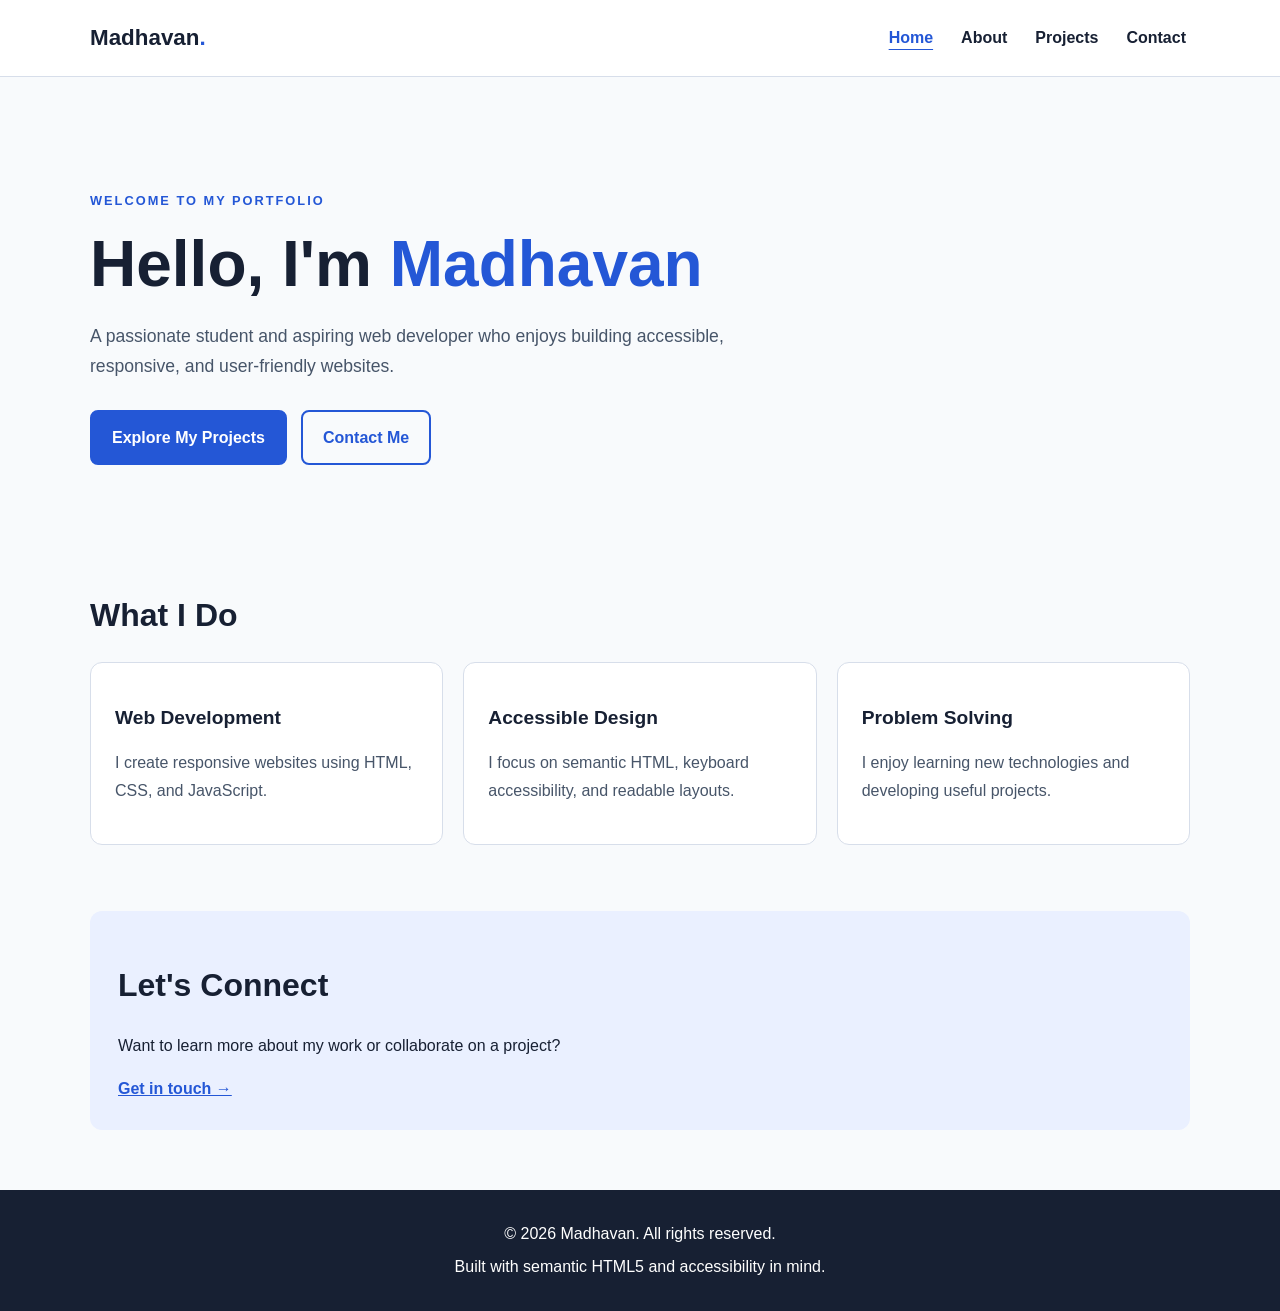
<file: accessible-portfolio/index.html>
<!DOCTYPE html>
<html lang="en">
<head>
    <meta charset="UTF-8">
    <meta name="viewport" content="width=device-width, initial-scale=1.0">
    <meta name="description" content="Explore my personal portfolio, skills, projects, and contact information.">
    <meta name="author" content="Madhavan">
    <meta name="theme-color" content="#f8fafc">
    <title>Home | Madhavan - Portfolio</title>
    <link rel="stylesheet" href="style.css">
    <script src="script.js" defer></script>
</head>
<body>
    <a class="skip-link" href="#main-content">Skip to main content</a>

    <header class="site-header">
        <div class="container header-inner">
            <a class="logo" href="index.html" aria-label="Madhavan - Home">
                Madhavan<span>.</span>
            </a>

            <nav aria-label="Main navigation">
                <ul class="nav-list">
                    <li><a href="index.html" aria-current="page">Home</a></li>
                    <li><a href="about.html">About</a></li>
                    <li><a href="projects.html">Projects</a></li>
                    <li><a href="contact.html">Contact</a></li>
                </ul>
            </nav>
        </div>
    </header>

    <main id="main-content" class="container">
        <section class="hero" aria-labelledby="hero-title">
            <p class="eyebrow">WELCOME TO MY PORTFOLIO</p>
            <h1 id="hero-title">Hello, I'm <span>Madhavan</span></h1>
            <p class="hero-description">
                A passionate student and aspiring web developer who enjoys
                building accessible, responsive, and user-friendly websites.
            </p>

            <div class="button-group">
                <a class="button" href="projects.html">Explore My Projects</a>
                <a class="button button-outline" href="contact.html">Contact Me</a>
            </div>
        </section>

        <section class="content-section" aria-labelledby="intro-title">
            <h2 id="intro-title">What I Do</h2>

            <div class="card-grid">
                <article class="card">
                    <h3>Web Development</h3>
                    <p>I create responsive websites using HTML, CSS, and JavaScript.</p>
                </article>

                <article class="card">
                    <h3>Accessible Design</h3>
                    <p>I focus on semantic HTML, keyboard accessibility, and readable layouts.</p>
                </article>

                <article class="card">
                    <h3>Problem Solving</h3>
                    <p>I enjoy learning new technologies and developing useful projects.</p>
                </article>
            </div>
        </section>

        <section class="content-section callout" aria-labelledby="more-title">
            <h2 id="more-title">Let's Connect</h2>
            <p>Want to learn more about my work or collaborate on a project?</p>
            <a class="text-link" href="contact.html">Get in touch →</a>
        </section>
    </main>

    <footer class="site-footer">
        <div class="container">
            <p>&copy; <span id="current-year">2026</span> Madhavan. All rights reserved.</p>
            <p>Built with semantic HTML5 and accessibility in mind.</p>
        </div>
    </footer>
</body>
</html>
</file>
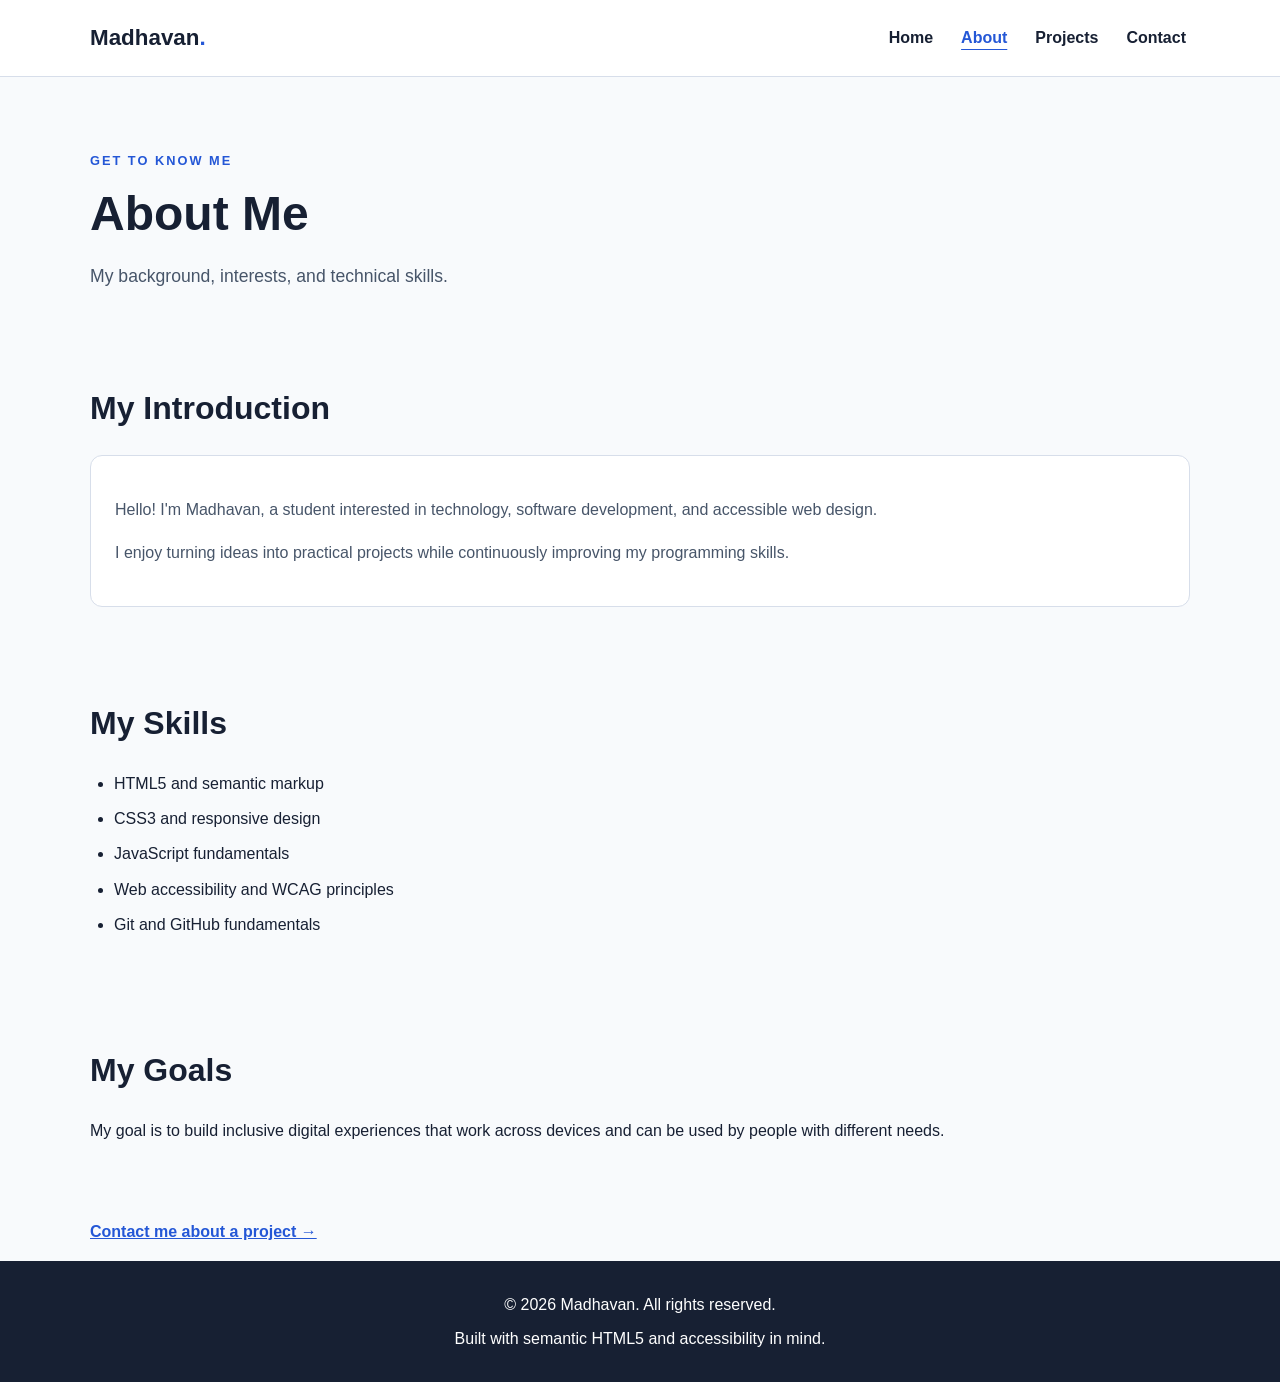
<file: accessible-portfolio/about.html>
<!DOCTYPE html>
<html lang="en">
<head>
    <meta charset="UTF-8">
    <meta name="viewport" content="width=device-width, initial-scale=1.0">
    <meta name="description" content="Learn about my background, technical skills, and web development journey.">
    <meta name="author" content="Your Name">
    <title>About Me | Madhavan - Portfolio</title>
    <link rel="stylesheet" href="style.css">
    <script src="script.js" defer></script>
</head>
<body>
    <a class="skip-link" href="#main-content">Skip to main content</a>

    <header class="site-header">
        <div class="container header-inner">
            <a class="logo" href="index.html" aria-label="Madhavan - Home">
                Madhavan<span>.</span>
            </a>
            <nav aria-label="Main navigation">
                <ul class="nav-list">
                    <li><a href="index.html">Home</a></li>
                    <li><a href="about.html" aria-current="page">About</a></li>
                    <li><a href="projects.html">Projects</a></li>
                    <li><a href="contact.html">Contact</a></li>
                </ul>
            </nav>
        </div>
    </header>

    <main id="main-content" class="container">
        <header class="page-heading">
            <p class="eyebrow">GET TO KNOW ME</p>
            <h1>About Me</h1>
            <p>My background, interests, and technical skills.</p>
        </header>

        <section class="content-section" aria-labelledby="profile-title">
            <h2 id="profile-title">My Introduction</h2>
            <article class="card">
                <p>
                    Hello! I'm Madhavan, a student interested in technology,
                    software development, and accessible web design.
                </p>
                <p>
                    I enjoy turning ideas into practical projects while
                    continuously improving my programming skills.
                </p>
            </article>
        </section>

        <section class="content-section" aria-labelledby="skills-title">
            <h2 id="skills-title">My Skills</h2>
            <ul class="skill-list">
                <li>HTML5 and semantic markup</li>
                <li>CSS3 and responsive design</li>
                <li>JavaScript fundamentals</li>
                <li>Web accessibility and WCAG principles</li>
                <li>Git and GitHub fundamentals</li>
            </ul>
        </section>

        <section class="content-section" aria-labelledby="goals-title">
            <h2 id="goals-title">My Goals</h2>
            <p>
                My goal is to build inclusive digital experiences that work
                across devices and can be used by people with different needs.
            </p>
        </section>

        <p><a class="text-link" href="contact.html">Contact me about a project →</a></p>
    </main>

    <footer class="site-footer">
        <div class="container">
            <p>&copy; <span id="current-year">2026</span> Madhavan. All rights reserved.</p>
            <p>Built with semantic HTML5 and accessibility in mind.</p>
        </div>
    </footer>
</body>
</html>
</file>
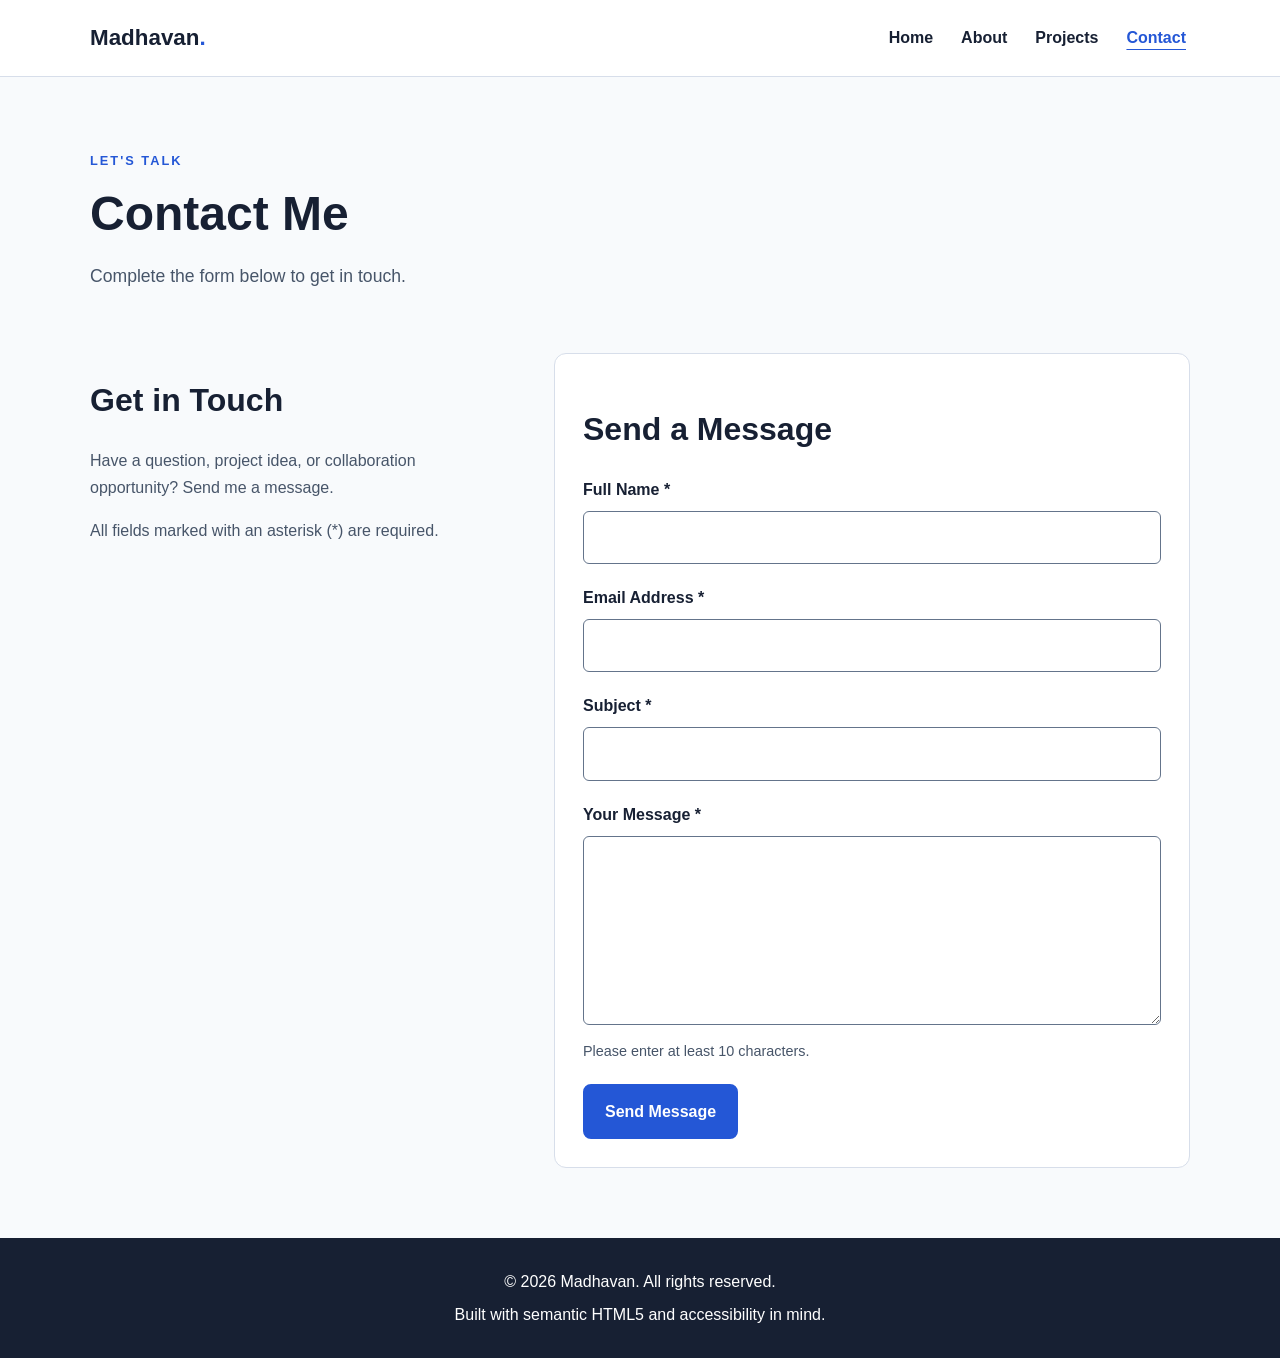
<file: accessible-portfolio/contact.html>
<!DOCTYPE html>
<html lang="en">
<head>
    <meta charset="UTF-8">
    <meta name="viewport" content="width=device-width, initial-scale=1.0">
    <meta name="description" content="Contact Madhavan for project inquiries, collaborations, and professional opportunities.">
    <meta name="author" content="Madhavan">
    <title>Contact | Madhavan - Portfolio</title>
    <link rel="stylesheet" href="style.css">
    <script src="script.js" defer></script>
</head>
<body>
    <a class="skip-link" href="#main-content">Skip to main content</a>

    <header class="site-header">
        <div class="container header-inner">
            <a class="logo" href="index.html" aria-label="Madhavan - Home">
                Madhavan<span>.</span>
            </a>
            <nav aria-label="Main navigation">
                <ul class="nav-list">
                    <li><a href="index.html">Home</a></li>
                    <li><a href="about.html">About</a></li>
                    <li><a href="projects.html">Projects</a></li>
                    <li><a href="contact.html" aria-current="page">Contact</a></li>
                </ul>
            </nav>
        </div>
    </header>

    <main id="main-content" class="container">
        <header class="page-heading">
            <p class="eyebrow">LET'S TALK</p>
            <h1>Contact Me</h1>
            <p>Complete the form below to get in touch.</p>
        </header>

        <section class="contact-layout" aria-labelledby="form-title">
            <div class="contact-info">
                <h2>Get in Touch</h2>
                <p>
                    Have a question, project idea, or collaboration opportunity?
                    Send me a message.
                </p>
                <p>All fields marked with an asterisk (*) are required.</p>
            </div>

            <form id="contact-form" class="contact-form">
                <h2 id="form-title">Send a Message</h2>

                <div class="form-group">
                    <label for="name">Full Name <span aria-hidden="true">*</span></label>
                    <input
                        type="text"
                        id="name"
                        name="name"
                        autocomplete="name"
                        required
                        minlength="2"
                    >
                </div>

                <div class="form-group">
                    <label for="email">Email Address <span aria-hidden="true">*</span></label>
                    <input
                        type="email"
                        id="email"
                        name="email"
                        autocomplete="email"
                        required
                    >
                </div>

                <div class="form-group">
                    <label for="subject">Subject <span aria-hidden="true">*</span></label>
                    <input
                        type="text"
                        id="subject"
                        name="subject"
                        required
                    >
                </div>

                <div class="form-group">
                    <label for="message">Your Message <span aria-hidden="true">*</span></label>
                    <textarea
                        id="message"
                        name="message"
                        rows="6"
                        required
                        minlength="10"
                        aria-describedby="message-help"
                    ></textarea>
                    <p id="message-help" class="field-help">
                        Please enter at least 10 characters.
                    </p>
                </div>

                <button class="button" type="submit">Send Message</button>

                <p id="form-status" class="form-status" role="status" aria-live="polite"></p>
            </form>
        </section>
    </main>

    <footer class="site-footer">
        <div class="container">
            <p>&copy; <span id="current-year">2026</span> Madhavan. All rights reserved.</p>
            <p>Built with semantic HTML5 and accessibility in mind.</p>
        </div>
    </footer>
</body>
</html>
</file>
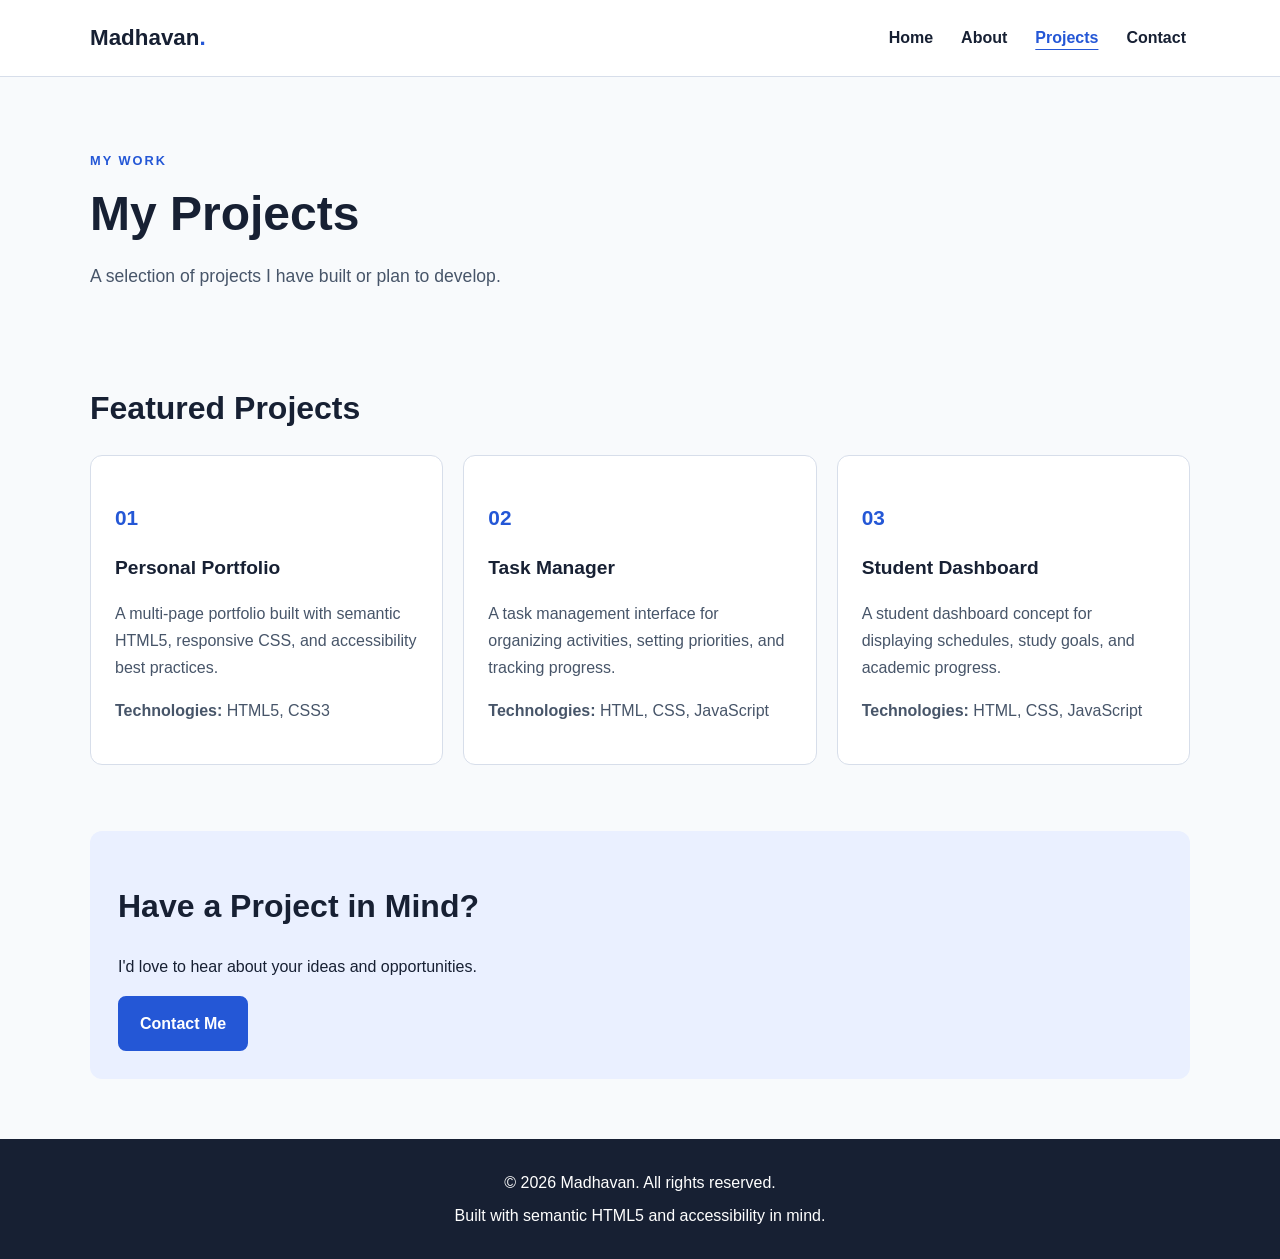
<file: accessible-portfolio/projects.html>
<!DOCTYPE html>
<html lang="en">
<head>
    <meta charset="UTF-8">
    <meta name="viewport" content="width=device-width, initial-scale=1.0">
    <meta name="description" content="Browse my web development projects and examples of accessible website design.">
    <meta name="author" content="Madhavan">
    <title>Projects | Madhavan - Portfolio</title>
    <link rel="stylesheet" href="style.css">
    <script src="script.js" defer></script>
</head>
<body>
    <a class="skip-link" href="#main-content">Skip to main content</a>

    <header class="site-header">
        <div class="container header-inner">
            <a class="logo" href="index.html" aria-label="Madhavan - Home">
                Madhavan<span>.</span>
            </a>
            <nav aria-label="Main navigation">
                <ul class="nav-list">
                    <li><a href="index.html">Home</a></li>
                    <li><a href="about.html">About</a></li>
                    <li><a href="projects.html" aria-current="page">Projects</a></li>
                    <li><a href="contact.html">Contact</a></li>
                </ul>
            </nav>
        </div>
    </header>

    <main id="main-content" class="container">
        <header class="page-heading">
            <p class="eyebrow">MY WORK</p>
            <h1>My Projects</h1>
            <p>A selection of projects I have built or plan to develop.</p>
        </header>

        <section class="content-section" aria-labelledby="project-list-title">
            <h2 id="project-list-title">Featured Projects</h2>

            <div class="card-grid">
                <article class="card project-card">
                    <p class="project-number" aria-hidden="true">01</p>
                    <h3>Personal Portfolio</h3>
                    <p>
                        A multi-page portfolio built with semantic HTML5,
                        responsive CSS, and accessibility best practices.
                    </p>
                    <p><strong>Technologies:</strong> HTML5, CSS3</p>
                </article>

                <article class="card project-card">
                    <p class="project-number" aria-hidden="true">02</p>
                    <h3>Task Manager</h3>
                    <p>
                        A task management interface for organizing activities,
                        setting priorities, and tracking progress.
                    </p>
                    <p><strong>Technologies:</strong> HTML, CSS, JavaScript</p>
                </article>

                <article class="card project-card">
                    <p class="project-number" aria-hidden="true">03</p>
                    <h3>Student Dashboard</h3>
                    <p>
                        A student dashboard concept for displaying schedules,
                        study goals, and academic progress.
                    </p>
                    <p><strong>Technologies:</strong> HTML, CSS, JavaScript</p>
                </article>
            </div>
        </section>

        <section class="content-section callout" aria-labelledby="collaborate-title">
            <h2 id="collaborate-title">Have a Project in Mind?</h2>
            <p>I'd love to hear about your ideas and opportunities.</p>
            <a class="button" href="contact.html">Contact Me</a>
        </section>
    </main>

    <footer class="site-footer">
        <div class="container">
            <p>&copy; <span id="current-year">2026</span> Madhavan. All rights reserved.</p>
            <p>Built with semantic HTML5 and accessibility in mind.</p>
        </div>
    </footer>
</body>
</html>
</file>
<file: accessible-portfolio/style.css>
/* Base styles */
:root {
    font-family: Arial, Helvetica, sans-serif;
    color: #172033;
    background: #f8fafc;
    line-height: 1.7;
    font-synthesis: none;
    text-rendering: optimizeLegibility;
    --primary: #2457d6;
    --text: #172033;
    --muted: #475569;
    --surface: #ffffff;
    --border: #d7deea;
}

* {
    box-sizing: border-box;
}

html {
    scroll-behavior: smooth;
    scroll-padding-top: 1rem;
}

body {
    margin: 0;
    min-width: 320px;
}

a {
    color: var(--primary);
}

a:hover {
    text-decoration-thickness: 2px;
}

a:focus-visible,
button:focus-visible,
input:focus-visible,
textarea:focus-visible {
    outline: 3px solid #b45309;
    outline-offset: 4px;
}

.container {
    width: min(1100px, 92%);
    margin-inline: auto;
}

/* Keyboard accessibility */
.skip-link {
    position: absolute;
    top: 8px;
    left: 8px;
    z-index: 10;
    padding: 12px 16px;
    color: white;
    background: #172033;
    border-radius: 6px;
    transform: translateY(-150%);
}

.skip-link:focus {
    transform: translateY(0);
}

/* Header and navigation */
.site-header {
    background: var(--surface);
    border-bottom: 1px solid var(--border);
}

.header-inner {
    min-height: 76px;
    display: flex;
    align-items: center;
    justify-content: space-between;
    gap: 24px;
    flex-wrap: wrap;
    padding-block: 12px;
}

.logo {
    font-size: 1.4rem;
    font-weight: 800;
    text-decoration: none;
    color: var(--text);
}

.logo span,
.hero h1 span {
    color: var(--primary);
}

.nav-list {
    display: flex;
    flex-wrap: wrap;
    gap: 20px;
    list-style: none;
    margin: 0;
    padding: 0;
}

.nav-list a {
    display: inline-block;
    padding: 8px 4px;
    color: var(--text);
    font-weight: 600;
    text-decoration: none;
}

.nav-list a:hover,
.nav-list a[aria-current="page"] {
    color: var(--primary);
    text-decoration: underline;
    text-underline-offset: 6px;
}

/* Main content */
.hero {
    padding-block: 100px 76px;
    max-width: 800px;
}

.eyebrow {
    color: var(--primary);
    font-weight: 700;
    letter-spacing: 2px;
    font-size: 0.8rem;
}

h1,
h2,
h3 {
    line-height: 1.25;
    color: var(--text);
}

h1 {
    font-size: clamp(2.3rem, 6vw, 4rem);
    margin-block: 12px;
}

h2 {
    font-size: clamp(1.5rem, 3vw, 2rem);
}

h3 {
    font-size: 1.2rem;
}

.hero-description,
.page-heading > p:last-child {
    max-width: 680px;
    color: var(--muted);
    font-size: 1.1rem;
}

.button-group {
    display: flex;
    flex-wrap: wrap;
    gap: 14px;
    margin-top: 28px;
}

.button {
    display: inline-block;
    padding: 12px 20px;
    border: 2px solid var(--primary);
    border-radius: 8px;
    background: var(--primary);
    color: white;
    font: inherit;
    font-weight: 700;
    text-align: center;
    text-decoration: none;
    cursor: pointer;
}

.button:hover {
    background: #193fa8;
    border-color: #193fa8;
}

.button-outline {
    background: transparent;
    color: var(--primary);
}

.button-outline:hover {
    color: white;
}

.content-section {
    padding-block: 28px 42px;
}

.card-grid {
    display: grid;
    grid-template-columns: repeat(3, minmax(0, 1fr));
    gap: 20px;
}

.card {
    padding: 24px;
    background: var(--surface);
    border: 1px solid var(--border);
    border-radius: 12px;
}

.card p {
    color: var(--muted);
}

.project-number {
    color: var(--primary) !important;
    font-weight: 800;
    font-size: 1.3rem;
}

.callout {
    margin-block: 24px 60px;
    padding: 28px;
    border-radius: 12px;
    background: #eaf0ff;
}

.text-link {
    font-weight: 700;
}

.page-heading {
    padding-block: 60px 24px;
}

.page-heading h1 {
    font-size: clamp(2rem, 5vw, 3rem);
}

.skill-list {
    padding-left: 24px;
}

.skill-list li {
    margin-block: 8px;
}

/* Contact form */
.contact-layout {
    display: grid;
    grid-template-columns: 0.8fr 1.2fr;
    gap: 40px;
    padding-block: 20px 70px;
}

.contact-info {
    max-width: 380px;
}

.contact-info p {
    color: var(--muted);
}

.contact-form {
    padding: 28px;
    background: var(--surface);
    border: 1px solid var(--border);
    border-radius: 12px;
}

.form-group {
    margin-bottom: 20px;
}

.form-group label {
    display: block;
    margin-bottom: 8px;
    font-weight: 700;
}

.form-group input,
.form-group textarea {
    display: block;
    width: 100%;
    padding: 12px;
    border: 1px solid #64748b;
    border-radius: 6px;
    background: white;
    color: var(--text);
    font: inherit;
}

.form-group textarea {
    resize: vertical;
}

.field-help,
.form-status {
    font-size: 0.9rem;
    color: var(--muted);
}

.form-status:empty {
    display: none;
}

.form-status {
    margin-top: 18px;
    overflow-wrap: anywhere;
}

/* Footer */
.site-footer {
    padding-block: 24px;
    background: #172033;
    color: #ffffff;
    text-align: center;
}

.site-footer p {
    margin: 6px 0;
}

/* Responsive layouts */
@media (max-width: 760px) {
    .header-inner {
        align-items: flex-start;
        flex-direction: column;
    }

    .nav-list {
        gap: 12px;
    }

    .hero {
        padding-block: 64px 42px;
    }

    .card-grid,
    .contact-layout {
        grid-template-columns: 1fr;
    }

    .contact-form {
        padding: 20px;
    }
}

/* Respect reduced-motion preferences */
@media (prefers-reduced-motion: reduce) {
    html {
        scroll-behavior: auto;
    }

    *,
    *::before,
    *::after {
        animation-duration: 0.01ms !important;
        animation-iteration-count: 1 !important;
        transition-duration: 0.01ms !important;
    }
}
</file>
